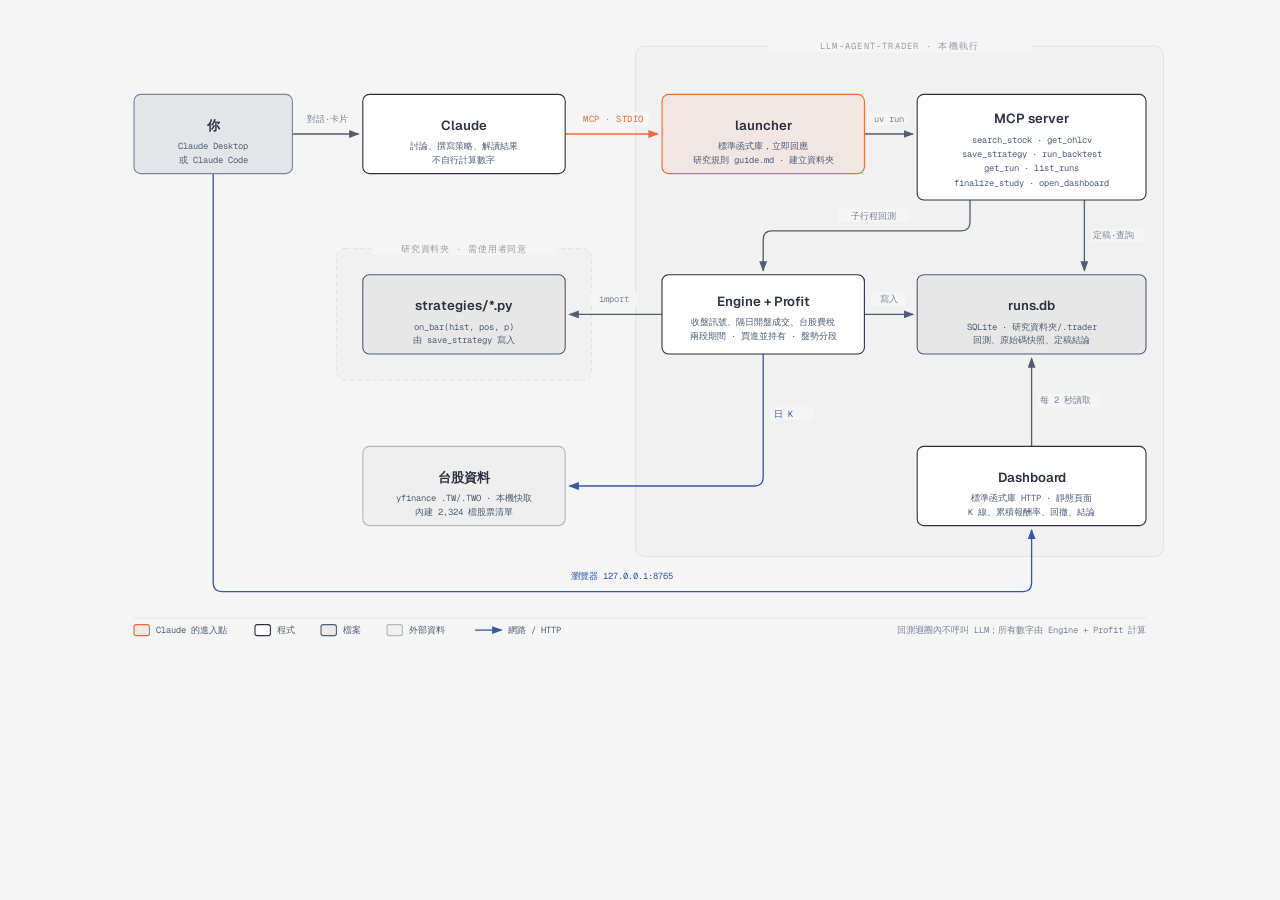
<file: docs/v2/architecture.html>
<!DOCTYPE html>
<html lang="zh-Hant">
<head>
<meta charset="UTF-8">
<meta name="viewport" content="width=device-width, initial-scale=1.0">
<title>llm-agent-trader 架構</title>
<link href="https://fonts.googleapis.com/css2?family=Geist:wght@400;600&family=Geist+Mono:wght@400;500&display=swap" rel="stylesheet">
<style>
  body { margin: 0; background: #f5f5f5; padding: 24px 16px; }
  svg { display: block; width: 100%; max-width: 1100px; margin: 0 auto; }
  .mono { font-family: 'Geist Mono', 'PingFang TC', monospace; }
  .sans { font-family: 'Geist', 'PingFang TC', sans-serif; }
</style>
</head>
<body>
<svg id="arch" viewBox="0 76 1000 564" xmlns="http://www.w3.org/2000/svg" role="img" aria-labelledby="t d">
  <title id="t">llm-agent-trader 架構</title>
  <desc id="d">使用者在 Claude Desktop 或 Claude Code 與 Claude 對話；Claude 經由 MCP 呼叫 launcher，launcher 立即回應研究規則與建立資料夾，並以 uv 啟動 MCP server；server 在子行程執行回測引擎，讀取台股資料與策略檔，結果寫入研究資料夾的 runs.db，dashboard 讀取並即時顯示。</desc>
  <defs>
    <marker id="a" markerWidth="8" markerHeight="6" refX="7" refY="3" orient="auto"><polygon points="0 0, 8 3, 0 6" fill="#4f5d75"/></marker>
    <marker id="ac" markerWidth="8" markerHeight="6" refX="7" refY="3" orient="auto"><polygon points="0 0, 8 3, 0 6" fill="#eb6c36"/></marker>
    <marker id="al" markerWidth="8" markerHeight="6" refX="7" refY="3" orient="auto"><polygon points="0 0, 8 3, 0 6" fill="#2e5aa8"/></marker>
  </defs>
  <rect width="100%" height="100%" fill="#f5f5f5"/>

  <!-- zones -->
  <rect x="496" y="96" width="480" height="464" rx="8" fill="rgba(45,49,66,0.02)" stroke="rgba(45,49,66,0.10)" stroke-width="0.8"/>
  <rect x="616" y="90" width="240" height="12" fill="#f5f5f5"/>
  <text x="736" y="99" class="mono" fill="rgba(45,49,66,0.45)" font-size="8" text-anchor="middle" letter-spacing="0.14em">LLM-AGENT-TRADER · 本機執行</text>
  <rect x="224" y="280" width="232" height="120" rx="8" fill="rgba(45,49,66,0.02)" stroke="rgba(45,49,66,0.10)" stroke-dasharray="4,3" stroke-width="0.8"/>
  <rect x="256" y="274" width="168" height="12" fill="#f5f5f5"/>
  <text x="340" y="283" class="mono" fill="rgba(45,49,66,0.45)" font-size="8" text-anchor="middle" letter-spacing="0.1em">研究資料夾 · 需使用者同意</text>

  <!-- arrows -->
  <line x1="184" y1="176" x2="244" y2="176" stroke="#4f5d75" stroke-width="1.2" marker-end="url(#a)"/>
  <rect x="190" y="156" width="52" height="12" fill="#f5f5f5"/>
  <text x="216" y="165" class="mono" fill="#7a8399" font-size="8" text-anchor="middle">對話·卡片</text>

  <line x1="432" y1="176" x2="516" y2="176" stroke="#eb6c36" stroke-width="1.2" marker-end="url(#ac)"/>
  <rect x="444" y="156" width="64" height="12" fill="#f5f5f5"/>
  <text x="476" y="165" class="mono" fill="#eb6c36" font-size="8" text-anchor="middle" letter-spacing="0.06em">MCP · STDIO</text>

  <line x1="704" y1="176" x2="748" y2="176" stroke="#4f5d75" stroke-width="1.2" marker-end="url(#a)"/>
  <rect x="708" y="156" width="36" height="12" fill="#f5f5f5"/>
  <text x="726" y="165" class="mono" fill="#7a8399" font-size="8" text-anchor="middle">uv run</text>

  <path d="M800,236 V256 Q800,264 792,264 H620 Q612,264 612,272 V300" fill="none" stroke="#4f5d75" stroke-width="1.2" marker-end="url(#a)"/>
  <rect x="680" y="244" width="64" height="12" fill="#f5f5f5"/>
  <text x="712" y="253" class="mono" fill="#7a8399" font-size="8" text-anchor="middle">子行程回測</text>

  <line x1="904" y1="236" x2="904" y2="300" stroke="#4f5d75" stroke-width="1.2" marker-end="url(#a)"/>
  <rect x="910" y="262" width="48" height="12" fill="#f5f5f5"/>
  <text x="912" y="271" class="mono" fill="#7a8399" font-size="8">定稿·查詢</text>

  <line x1="520" y1="340" x2="436" y2="340" stroke="#4f5d75" stroke-width="1.2" marker-end="url(#a)"/>
  <rect x="454" y="320" width="44" height="12" fill="#f5f5f5"/>
  <text x="476" y="329" class="mono" fill="#7a8399" font-size="8" text-anchor="middle">import</text>

  <line x1="704" y1="340" x2="748" y2="340" stroke="#4f5d75" stroke-width="1.2" marker-end="url(#a)"/>
  <rect x="710" y="320" width="32" height="12" fill="#f5f5f5"/>
  <text x="726" y="329" class="mono" fill="#7a8399" font-size="8" text-anchor="middle">寫入</text>

  <path d="M612,376 V488 Q612,496 604,496 H436" fill="none" stroke="#2e5aa8" stroke-width="1.2" marker-end="url(#al)"/>
  <rect x="618" y="424" width="40" height="12" fill="#f5f5f5"/>
  <text x="622" y="433" class="mono" fill="#2e5aa8" font-size="8">日 K</text>

  <line x1="856" y1="460" x2="856" y2="380" stroke="#4f5d75" stroke-width="1.2" marker-end="url(#a)"/>
  <rect x="862" y="412" width="56" height="12" fill="#f5f5f5"/>
  <text x="864" y="421" class="mono" fill="#7a8399" font-size="8">每 2 秒讀取</text>

  <path d="M112,212 V584 Q112,592 120,592 H848 Q856,592 856,584 V536" fill="none" stroke="#2e5aa8" stroke-width="1.2" marker-end="url(#al)"/>
  <rect x="420" y="572" width="128" height="12" fill="#f5f5f5"/>
  <text x="484" y="581" class="mono" fill="#2e5aa8" font-size="8" text-anchor="middle">瀏覽器 127.0.0.1:8765</text>

  <!-- nodes -->
  <rect x="40" y="140" width="144" height="72" rx="6" fill="rgba(79,93,117,0.10)" stroke="#7a8399"/>
  <text x="112" y="172" class="sans" fill="#2d3142" font-size="12" font-weight="600" text-anchor="middle">你</text>
  <text x="112" y="190" class="mono" fill="#4f5d75" font-size="8" text-anchor="middle">Claude Desktop</text>
  <text x="112" y="202" class="mono" fill="#4f5d75" font-size="8" text-anchor="middle">或 Claude Code</text>

  <rect x="248" y="140" width="184" height="72" rx="6" fill="#fff" stroke="#2d3142"/>
  <text x="340" y="172" class="sans" fill="#2d3142" font-size="12" font-weight="600" text-anchor="middle">Claude</text>
  <text x="340" y="190" class="mono" fill="#4f5d75" font-size="8" text-anchor="middle">討論、撰寫策略、解讀結果</text>
  <text x="340" y="202" class="mono" fill="#4f5d75" font-size="8" text-anchor="middle">不自行計算數字</text>

  <rect x="520" y="140" width="184" height="72" rx="6" fill="rgba(235,108,54,0.08)" stroke="#eb6c36"/>
  <text x="612" y="172" class="sans" fill="#2d3142" font-size="12" font-weight="600" text-anchor="middle">launcher</text>
  <text x="612" y="190" class="mono" fill="#4f5d75" font-size="8" text-anchor="middle">標準函式庫，立即回應</text>
  <text x="612" y="202" class="mono" fill="#4f5d75" font-size="8" text-anchor="middle">研究規則 guide.md · 建立資料夾</text>

  <rect x="752" y="140" width="208" height="96" rx="6" fill="#fff" stroke="#2d3142"/>
  <text x="856" y="166" class="sans" fill="#2d3142" font-size="12" font-weight="600" text-anchor="middle">MCP server</text>
  <text x="856" y="184" class="mono" fill="#4f5d75" font-size="8" text-anchor="middle">search_stock · get_ohlcv</text>
  <text x="856" y="197" class="mono" fill="#4f5d75" font-size="8" text-anchor="middle">save_strategy · run_backtest</text>
  <text x="856" y="210" class="mono" fill="#4f5d75" font-size="8" text-anchor="middle">get_run · list_runs</text>
  <text x="856" y="223" class="mono" fill="#4f5d75" font-size="8" text-anchor="middle">finalize_study · open_dashboard</text>

  <rect x="248" y="304" width="184" height="72" rx="6" fill="rgba(45,49,66,0.05)" stroke="#4f5d75"/>
  <text x="340" y="336" class="sans" fill="#2d3142" font-size="12" font-weight="600" text-anchor="middle">strategies/*.py</text>
  <text x="340" y="354" class="mono" fill="#4f5d75" font-size="8" text-anchor="middle">on_bar(hist, pos, p)</text>
  <text x="340" y="366" class="mono" fill="#4f5d75" font-size="8" text-anchor="middle">由 save_strategy 寫入</text>

  <rect x="520" y="304" width="184" height="72" rx="6" fill="#fff" stroke="#2d3142"/>
  <text x="612" y="332" class="sans" fill="#2d3142" font-size="12" font-weight="600" text-anchor="middle">Engine + Profit</text>
  <text x="612" y="350" class="mono" fill="#4f5d75" font-size="8" text-anchor="middle">收盤訊號、隔日開盤成交、台股費稅</text>
  <text x="612" y="362" class="mono" fill="#4f5d75" font-size="8" text-anchor="middle">兩段期間 · 買進並持有 · 盤勢分段</text>

  <rect x="752" y="304" width="208" height="72" rx="6" fill="rgba(45,49,66,0.05)" stroke="#4f5d75"/>
  <text x="856" y="336" class="sans" fill="#2d3142" font-size="12" font-weight="600" text-anchor="middle">runs.db</text>
  <text x="856" y="354" class="mono" fill="#4f5d75" font-size="8" text-anchor="middle">SQLite · 研究資料夾/.trader</text>
  <text x="856" y="366" class="mono" fill="#4f5d75" font-size="8" text-anchor="middle">回測、原始碼快照、定稿結論</text>

  <rect x="248" y="460" width="184" height="72" rx="6" fill="rgba(45,49,66,0.03)" stroke="rgba(45,49,66,0.30)"/>
  <text x="340" y="492" class="sans" fill="#2d3142" font-size="12" font-weight="600" text-anchor="middle">台股資料</text>
  <text x="340" y="510" class="mono" fill="#4f5d75" font-size="8" text-anchor="middle">yfinance .TW/.TWO · 本機快取</text>
  <text x="340" y="522" class="mono" fill="#4f5d75" font-size="8" text-anchor="middle">內建 2,324 檔股票清單</text>

  <rect x="752" y="460" width="208" height="72" rx="6" fill="#fff" stroke="#2d3142"/>
  <text x="856" y="492" class="sans" fill="#2d3142" font-size="12" font-weight="600" text-anchor="middle">Dashboard</text>
  <text x="856" y="510" class="mono" fill="#4f5d75" font-size="8" text-anchor="middle">標準函式庫 HTTP · 靜態頁面</text>
  <text x="856" y="522" class="mono" fill="#4f5d75" font-size="8" text-anchor="middle">K 線、累積報酬率、回撤、結論</text>

  <!-- legend -->
  <line x1="40" y1="616" x2="960" y2="616" stroke="rgba(45,49,66,0.10)" stroke-width="0.8"/>
  <rect x="40" y="622" width="14" height="10" rx="2" fill="rgba(235,108,54,0.08)" stroke="#eb6c36"/>
  <text x="60" y="630" class="mono" fill="#4f5d75" font-size="8">Claude 的進入點</text>
  <rect x="150" y="622" width="14" height="10" rx="2" fill="#fff" stroke="#2d3142"/>
  <text x="170" y="630" class="mono" fill="#4f5d75" font-size="8">程式</text>
  <rect x="210" y="622" width="14" height="10" rx="2" fill="rgba(45,49,66,0.05)" stroke="#4f5d75"/>
  <text x="230" y="630" class="mono" fill="#4f5d75" font-size="8">檔案</text>
  <rect x="270" y="622" width="14" height="10" rx="2" fill="rgba(45,49,66,0.03)" stroke="rgba(45,49,66,0.30)"/>
  <text x="290" y="630" class="mono" fill="#4f5d75" font-size="8">外部資料</text>
  <line x1="350" y1="627" x2="374" y2="627" stroke="#2e5aa8" stroke-width="1.2" marker-end="url(#al)"/>
  <text x="380" y="630" class="mono" fill="#4f5d75" font-size="8">網路 / HTTP</text>
  <text x="960" y="630" class="mono" fill="#7a8399" font-size="8" text-anchor="end">回測迴圈內不呼叫 LLM；所有數字由 Engine + Profit 計算</text>
</svg>
</body>
</html>
</file>
